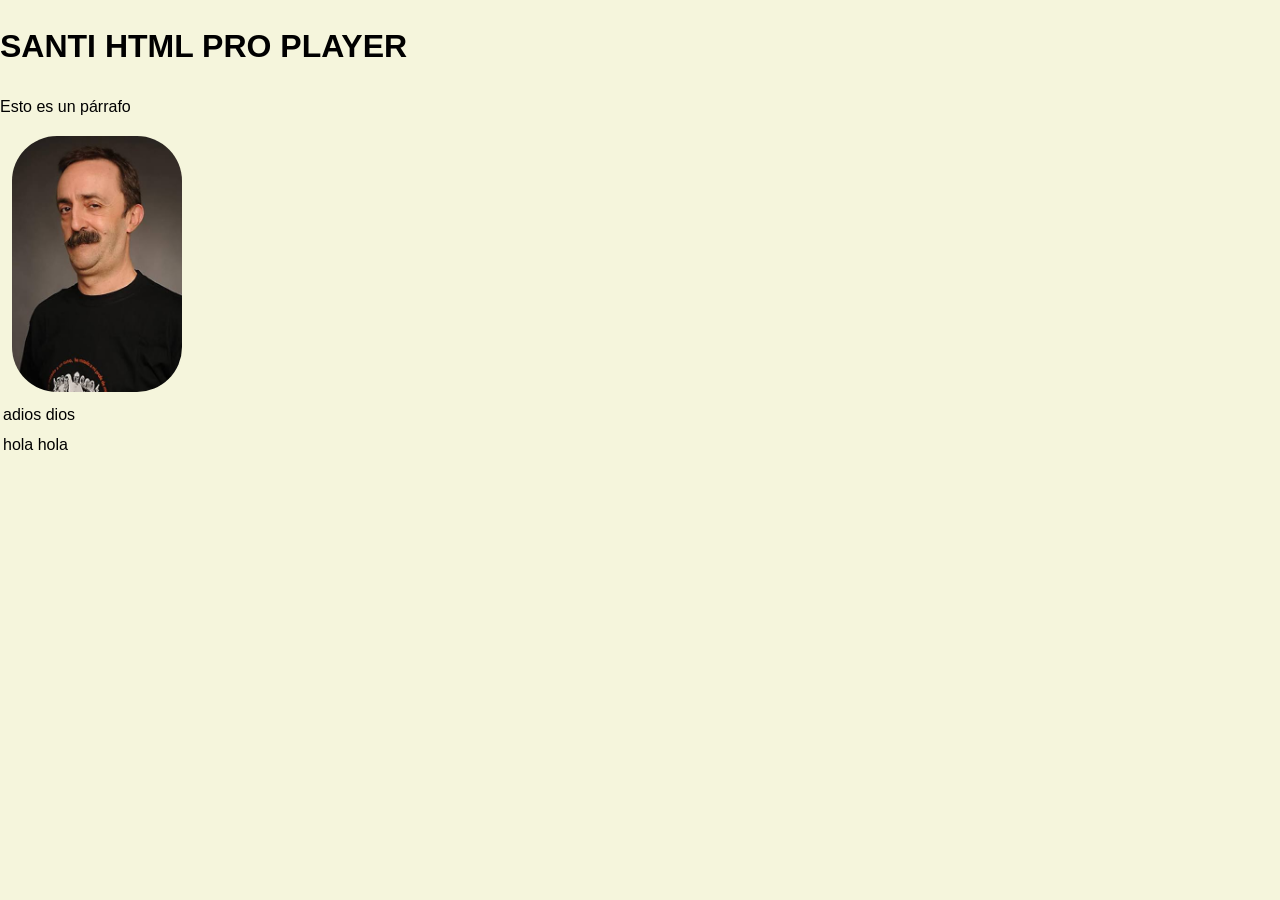
<file: lenguje_de_marca/index.html>
<!DOCTYPE html>
<html lang="es">
<head>
    <meta charset="UTF-8">
    <meta name="viewport" content="width=device-width, initial-scale=20">
    <title>Document</title>
    <link rel="stylesheet" href="main.css">
</head>
<body>
    <h1>SANTI HTML PRO PLAYER</h1>
        <p>Esto es un párrafo</p>
    
    <table style="border: 1px;">
        <tr>
            <td>adios dios</td>
        </tr>
        <tr>
            <td>hola hola</td>
        </tr>

        <img class="img1style" src="img1.jpg">
    </table>
</body>
</html>
</file>
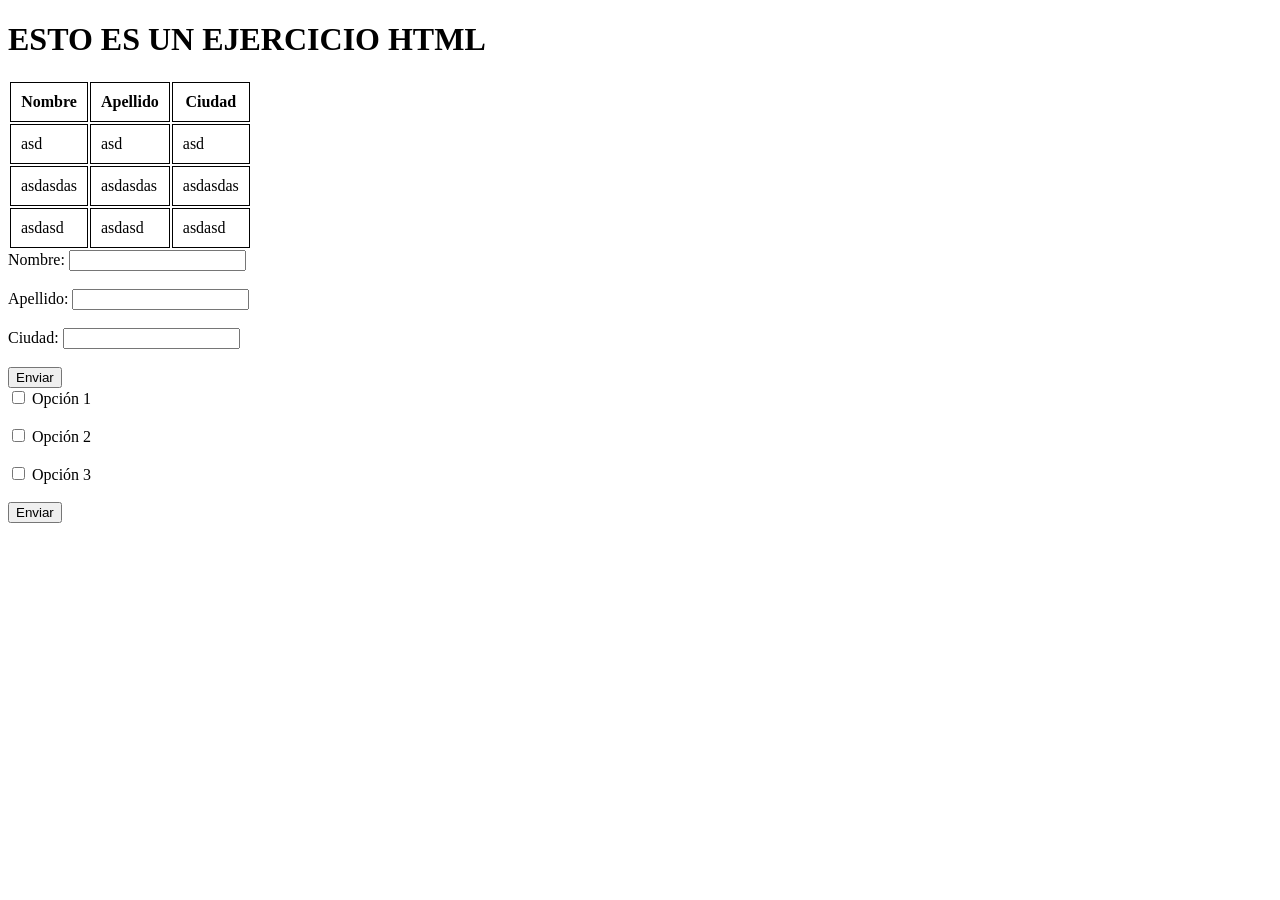
<file: tareas_clas/index.html>
<!DOCTYPE html>
<html lang="es">
<head>
  <meta charset="UTF-8">
  <title>Document title</title>
  <style>
    th, td {
      border: 1px solid;
      padding: 10px;
    }
  </style>
</head>
<body>

  <h1>ESTO ES UN EJERCICIO HTML</h1>

  <table>
    <thead>
      <tr>
        <th>Nombre</th>
        <th>Apellido</th>
        <th>Ciudad</th>
      </tr>
    </thead>
    <tbody>
      <tr>
        <td>asd</td>
        <td>asd</td>
        <td>asd</td>
      </tr>
      <tr>
        <td>asdasdas</td>
        <td>asdasdas</td>
        <td>asdasdas</td>
      </tr>
      <tr>
        <td>asdasd</td>
        <td>asdasd</td>
        <td>asdasd</td>
      </tr>
    </tbody>
  </table>

<form>
  <label for="nombre">Nombre:</label>
  <input type="text" id="nombre"><br><br>

  <label for="apellido">Apellido:</label>
  <input type="text" id="apellido"><br><br>

  <label for="ciudad">Ciudad:</label>
  <input type="text" id="ciudad"><br><br>

  <button type="submit">Enviar</button>
</form>

<form>
  <input type="checkbox" id="opcion1" name="opcion1" value="1">
  <label for="opcion1">Opción 1</label><br><br>

  <input type="checkbox" id="opcion2" name="opcion2" value="2">
  <label for="opcion2">Opción 2</label><br><br>

  <input type="checkbox" id="opcion3" name="opcion3" value="3">
  <label for="opcion3">Opción 3</label><br><br>

  <button type="submit">Enviar</button>
</form>

</body>
</html>
</file>
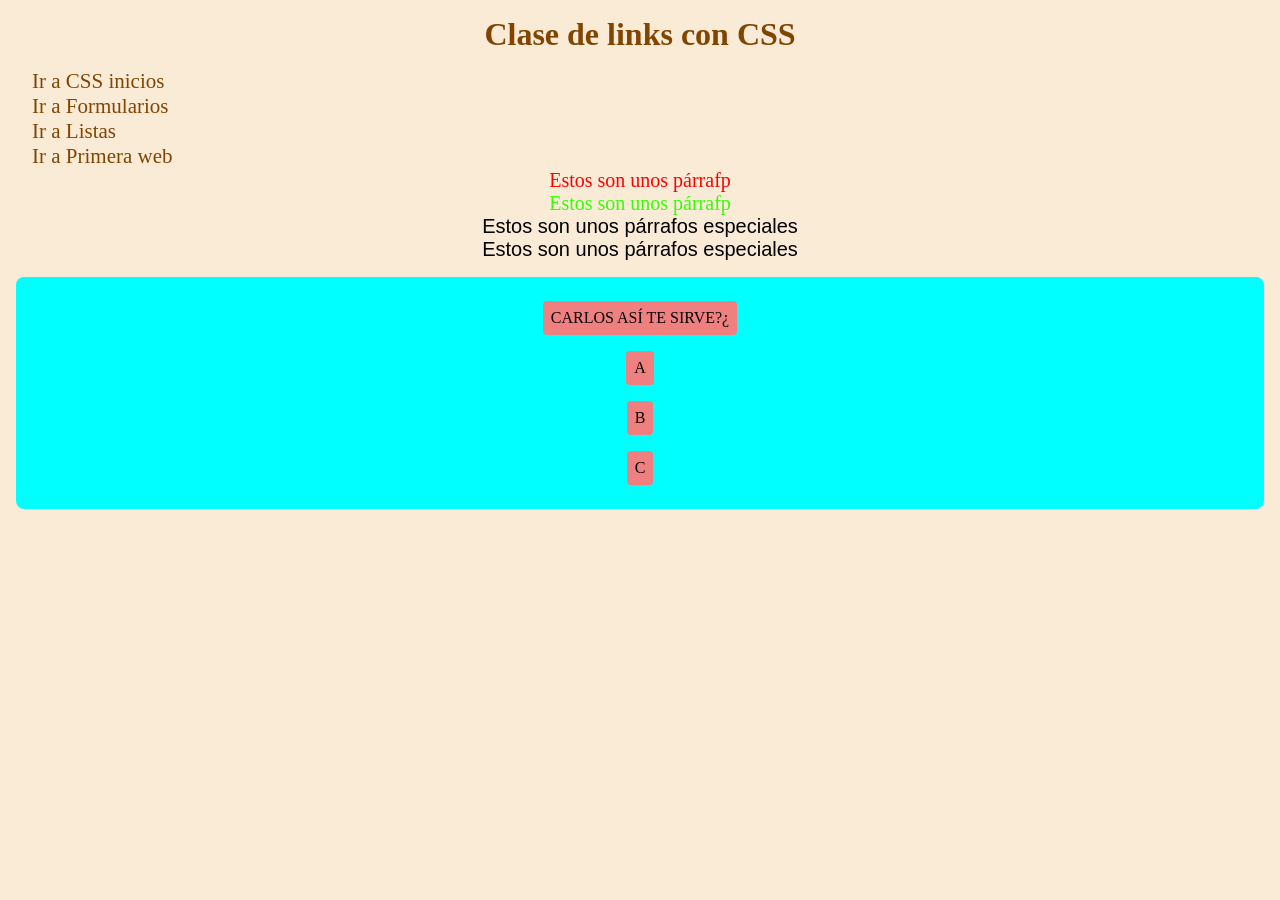
<file: tareas_clas/css_inicios/index.html>
<!DOCTYPE html>
<html lang="es">
<head>
    <meta charset="UTF-8">
    <meta name="viewport" content="width=device-width, initial-scale=1.0">
    <title>CSS inicios</title>
    <link rel="stylesheet" href="main.css">
</head>
<body>
  <h1 class="h1-inicio">Clase de links con CSS</h1>

    <a href="../css_inicios/index.html" class="href-style">Ir a CSS inicios</a><br>
    <a href="../formularios/index.html" class="href-style">Ir a Formularios</a><br>
    <a href="../listas/index.html" class="href-style">Ir a Listas</a><br>
    <a href="../primera_web/index.html" class="href-style">Ir a Primera web</a><br>

    <p class="p-mod1">Estos son unos párrafp</p>
    <p class="p-mod2">Estos son unos párrafp</p>
    <p id="parrafo-especial">Estos son unos párrafos especiales</p>
    <p id="parrafo-especial">Estos son unos párrafos especiales</p>

    <div class="padre">
      <div class="hijo">CARLOS ASÍ TE SIRVE?¿</div>
      <div class="hijo">A</div>
      <div class="hijo">B</div>
      <div class="hijo">C</div>
    </div>

</body>
</html>
</file>
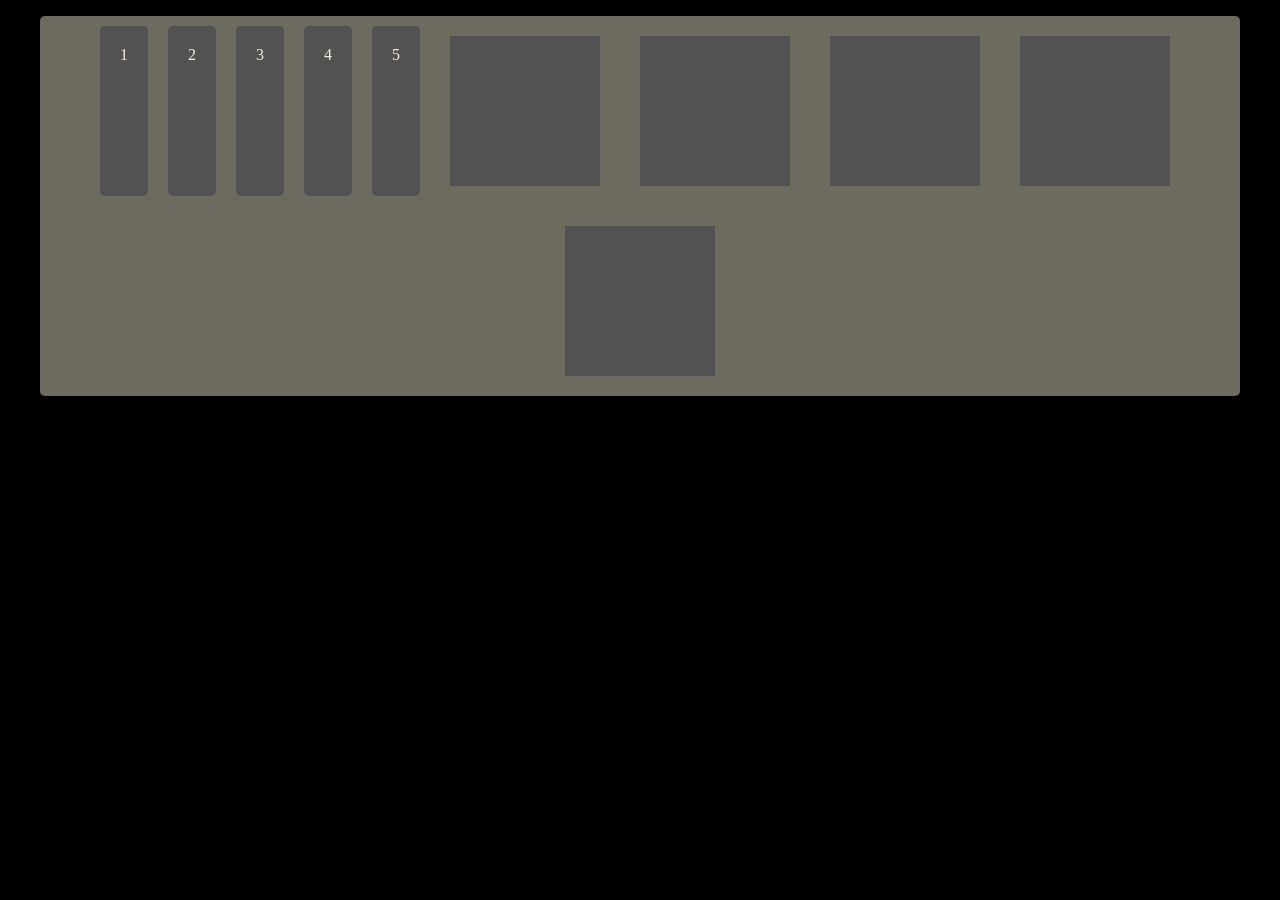
<file: tareas_clas/flexbox/index.html>
<!DOCTYPE html>
<html lang="es">
<head>
    <meta charset="UTF-8">
    <meta name="viewport" content="width=device-width, initial-scale=1.0">
    <title>Flexbox</title>
    <link rel="stylesheet" href="style.css">
</head>
<body>
  <div class="contenedor">
    <div class="bloque">1</div>
    <div class="bloque">2</div>
    <div class="bloque">3</div>
    <div class="bloque">4</div>
    <div class="bloque">5</div>

    <div class="imagen"></div>
    <div class="imagen"></div>
    <div class="imagen"></div>
    <div class="imagen"></div>
    <div class="imagen"></div>
  </div>
</body>
</html>
</file>
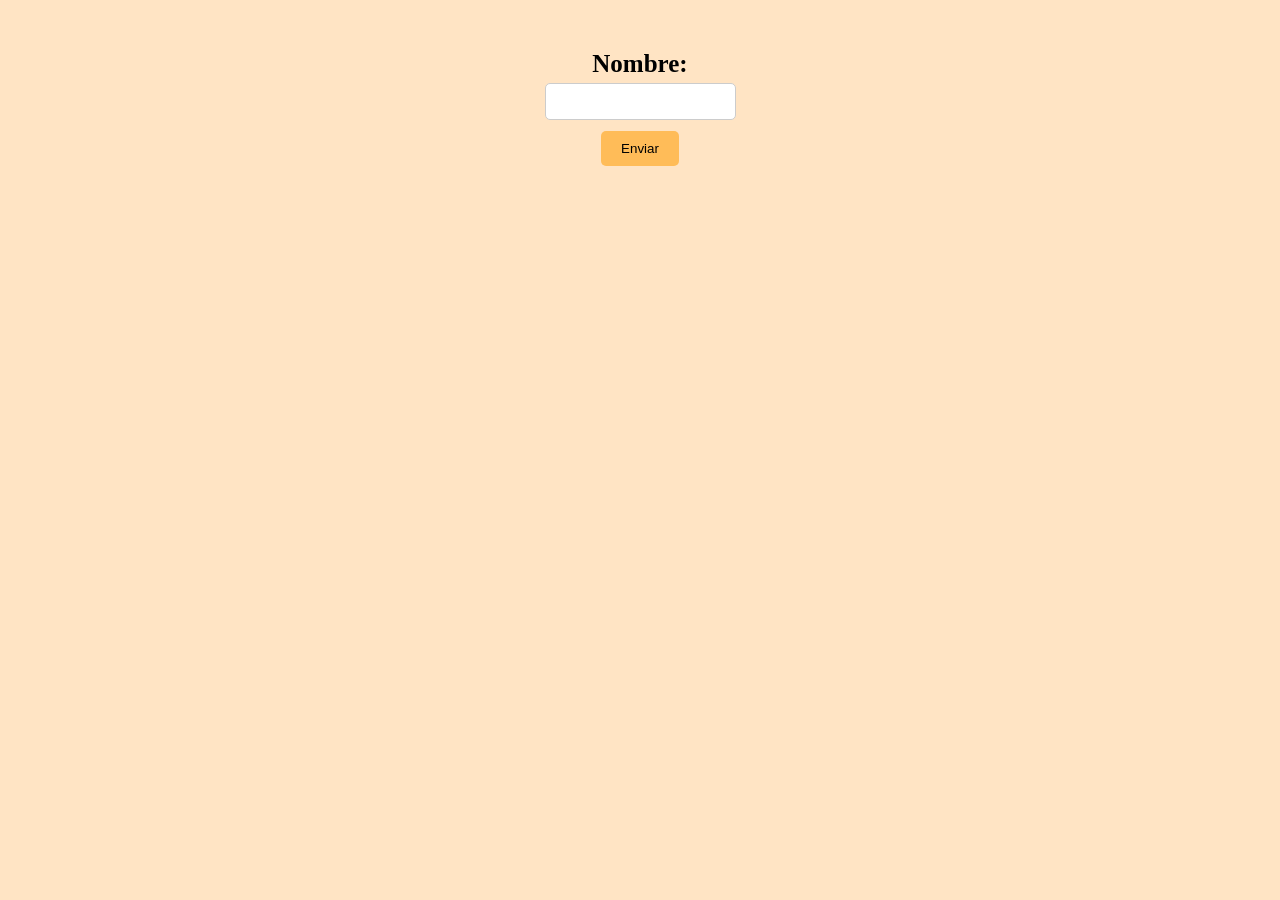
<file: tareas_clas/formularios/index.html>
<!DOCTYPE html>
<html lang="es">
  <head>
    <meta charset="UTF-8" />
    <meta name="viewport" content="width=device-width, initial-scale=1.0" />
    <link rel="stylesheet" href="main.css" />
    <title>Formulario by el Atleti!</title>
  </head>
  <body>
    <form class="form-pruebas">
      <label class="form-label" for="nombre">Nombre:</label>
      <input class="form-input" type="text" id="nombre" name="nombre" />

      <button class="form-button" type="submit">Enviar</button>
    </form>
  </body>
</html>
</file>
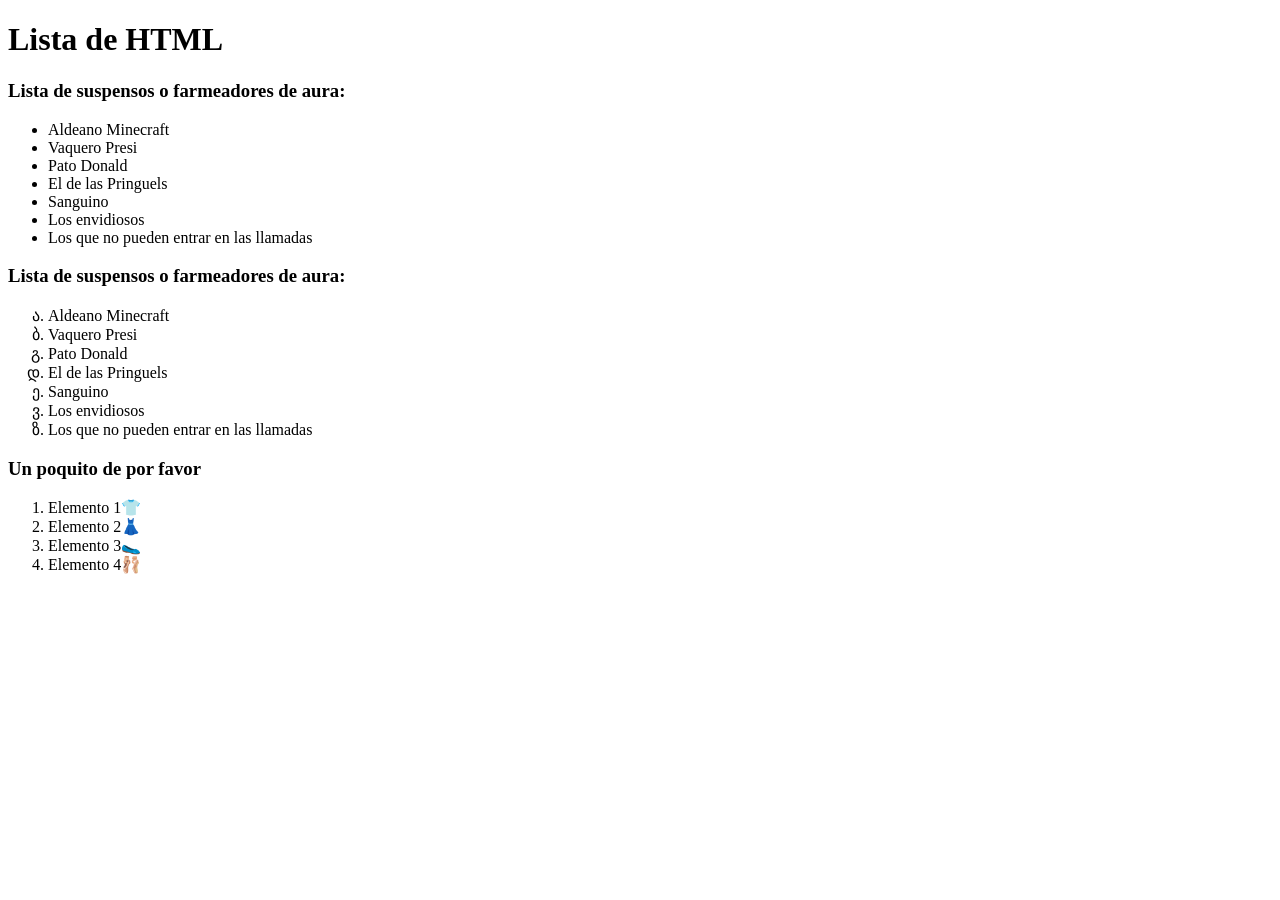
<file: tareas_clas/listas/index.html>
<!DOCTYPE html>
<html lang="es">
<head>
    <meta charset="UTF-8">
    <meta name="viewport" content="width=device-width, initial-scale=1.0">
    <title>Listas</title>
    <link rel="icon" type="image/x-icon" href="img1.jpg">
</head>
<body>

  <h1>Lista de HTML</h1>
  <h3>Lista de suspensos o farmeadores de aura:</h3>
  <ul>
    <li>Aldeano Minecraft</li>
    <li>Vaquero Presi</li>
    <li>Pato Donald</li>
    <li>El de las Pringuels</li>
    <li>Sanguino</li>
    <li>Los envidiosos</li>
    <li>Los que no pueden entrar en las llamadas</li>
  </ul>

    <h3>Lista de suspensos o farmeadores de aura:</h3>
  <ul style="list-style-type: georgian;">
    <li>Aldeano Minecraft</li>
    <li>Vaquero Presi</li>
    <li>Pato Donald</li>
    <li>El de las Pringuels</li>
    <li>Sanguino</li>
    <li>Los envidiosos</li>
    <li>Los que no pueden entrar en las llamadas</li>
  </ul>

  <h3>Un poquito de por favor</h3>

  <ol>
    <li>Elemento 1&#128085;</li>
    <li>Elemento 2&#128087;</li>
    <li>Elemento 3&#129407;</li>
    <li>Elemento 4&#129648;</li>
  </ol>

</body>
</html>
</file>
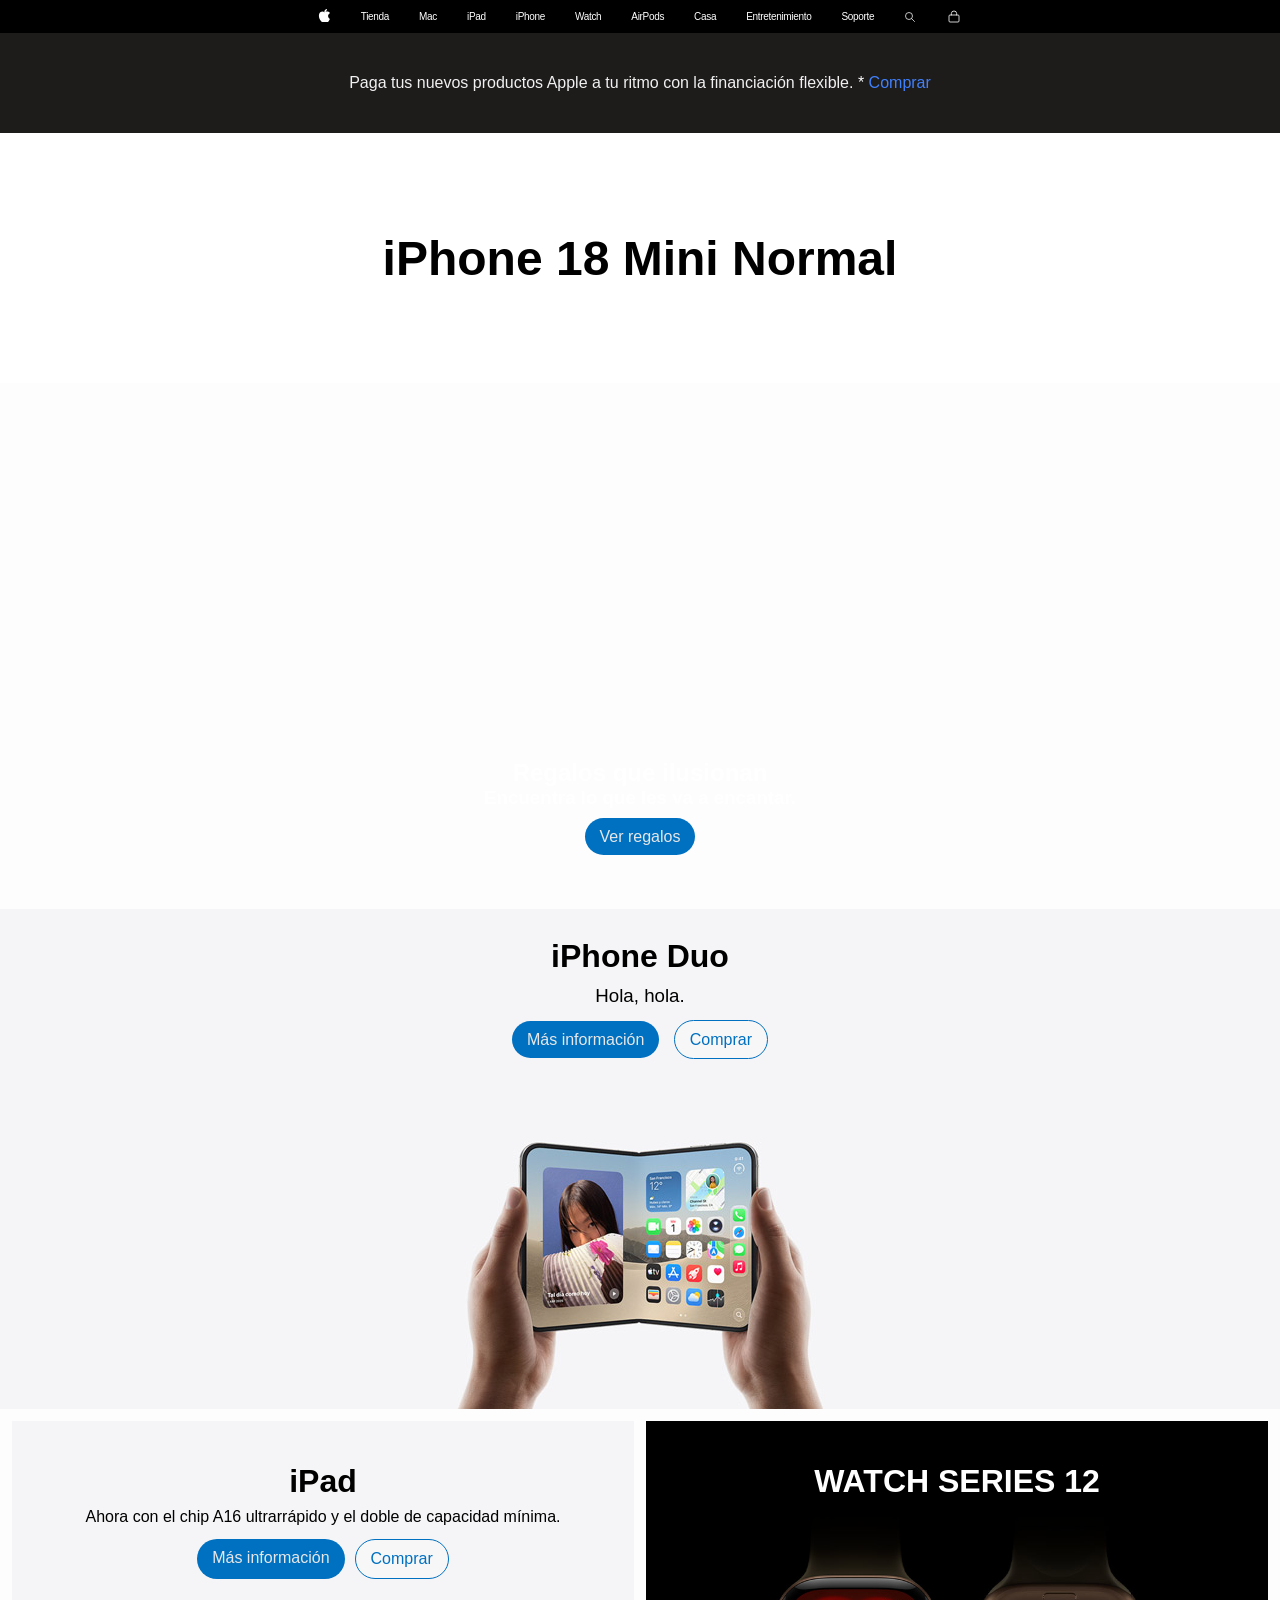
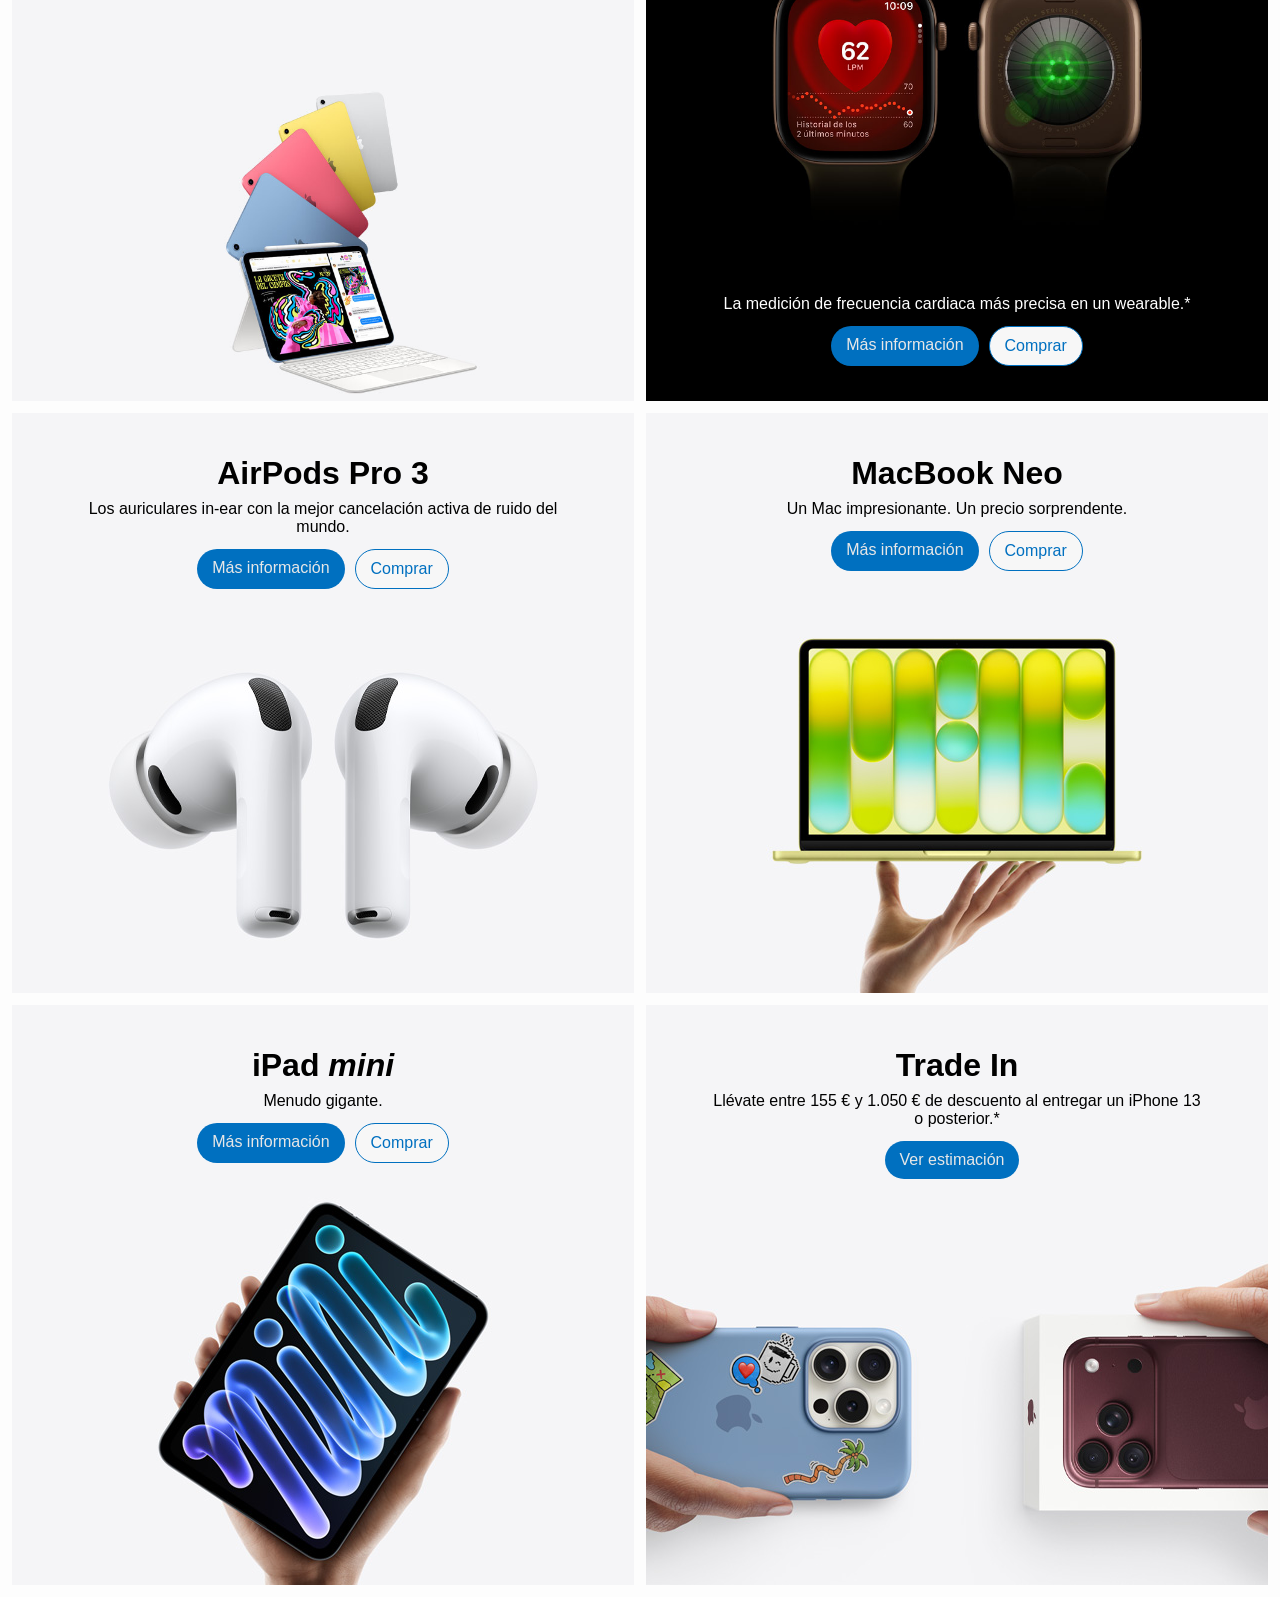
<file: tareas_clas/pagina_iphone/index.html>
<!DOCTYPE html>
<html lang="en">
  <head>
    <meta charset="UTF-8" />
    <meta name="viewport" content="width=device-width, initial-scale=1.0" />
    <title>clase layout</title>
    <link rel="stylesheet" href="style.css" />
  </head>

  <body>
    <!-- esto es una navigation bar-->
    <div class="navbar">
      <div class="item">
        <svg
          xmlns="http://www.w3.org/2000/svg"
          viewBox="0 0 814 1000"
          width="13"
          height="13"
          aria-label="Apple logo"
        >
          <path
            fill="#FFFFFF"
            d="M788.1 340.9c-5.8 4.5-108.7 63.1-107.5 196.5
                1.3 160.9 140.7 214.6 142.3 215.1-0.9 3.8-22.1 76-73 150.7
                -44.1 64.5-89.9 128.8-160.1 130.1-68.9 1.3-91-40.8-170-40.8
                -79.1 0-103.7 39.5-168.7 4.1-67.7 2.5-119.3-68-163.7-132.3
                -90.8-131.1-160.1-370.4-66.9-532.4 46.2-80.4 128.9-131.1
                218.7-132.4 64.5-1.3 125.5 43.3 170 43.3 44.5 0 128-53.6
                215.8-45.8 36.8 1.5 140.2 14.9 206.9 105.9zM546.7 135.7
                C582.9 92.4 607 32.5 600.3 0c-52.1 2.1-115.2 34.7-152.6 78
                -33.5 38.4-62.8 99.5-54.9 158 58.1 4.5 117.3-29.5 153.9-77.8z"
          />
        </svg>
      </div>
      <div class="item">Tienda</div>
      <div class="item">Mac</div>
      <div class="item">iPad</div>
      <div class="item">iPhone</div>
      <div class="item">Watch</div>
      <div class="item">AirPods</div>
      <div class="item">Casa</div>
      <div class="item">Entretenimiento</div>
      <div class="item">Soporte</div>
      <div class="item" style="margin-top: 18px">
        <svg
          xmlns="http://www.w3.org/2000/svg"
          width="12"
          height="12"
          viewBox="0 0 24 24"
          fill="none"
        >
          <circle cx="10" cy="10" r="7" stroke="#fff" stroke-width="1.5" />
          <line
            x1="15.5"
            y1="15.5"
            x2="21"
            y2="21"
            stroke="#fff"
            stroke-width="1.5"
            stroke-linecap="round"
          />
        </svg>
      </div>
      <div class="item" style="margin-top: 18px">
        <svg
          xmlns="http://www.w3.org/2000/svg"
          width="16"
          height="16"
          viewBox="0 0 24 24"
          fill="none"
        >
          <path
            d="M8 9V7a4 4 0 1 1 8 0v2"
            stroke="white"
            stroke-width="1.2"
            stroke-linecap="round"
          />
          <rect
            x="4.5"
            y="9"
            width="15"
            height="10.5"
            rx="1.5"
            stroke="white"
            stroke-width="1.2"
          />
        </svg>
      </div>
    </div>
    <!-- Esto es una sección para anunciar financiación-->
    <section class="banner-financiacion">
      <p>
        Paga tus nuevos productos Apple a tu ritmo con la financiación flexible.
        <a id="asterisco" href="www.google.es">*</a>
        <a href="www.google.es">Comprar</a>
      </p>
    </section>
    <section class="blanca">
      <h1>iPhone 18 Mini Normal</h1>
    </section>

    <section class="regalos-que-ilusionan">
      <div class="bloque">
        <h1>Regalos que ilusionan</h1>
        <h3>Encuentra lo que les va a encantar.</h3>
        <div><a class="button"> Ver regalos </a></div>
      </div>
    </section>

    <section class="duo">
      <div id="DUO" class="text-duo">
        <h1>iPhone Duo</h1>
        <h3>Hola, hola.</h3>
          <div class="buttons-duo">
            <a class="button-info" href="#DUO">Más información</a>
            <a class="button-buy" href="#DUO">Comprar</a>
          </div>
      </div>
      <img class="img-duo" src="./apple_duo_img.jpg" alt="iPhone Duo" />
    </section>

    <section class="partida">      <div class="tarjeta">
        <div class="text-tarjeta">
          <h1>iPad</h1>
          <h3>Ahora con el chip A16 ultrarrápido y el doble de capacidad mínima.</h3>
          <div class="buttons-tarjeta">
            <a href="#" class="button-info">Más información</a>
            <a href="#" class="button-buy">Comprar</a>
          </div>
        </div>
        <img src="ipad.jpg" alt="Apple iPad" class="img-tarjeta" />
      </div>
      <div class="tarjeta tarjeta-watch">
        <div class="text-tarjeta">
          <h1>WATCH SERIES 12</h1>
        </div>
        <div class="text-tarjeta-bottom">
          <h3>La medición de frecuencia cardiaca más precisa en un wearable.*</h3>
          <div class="buttons-tarjeta">
            <a href="#" class="button-info">Más información</a>
            <a href="#" class="button-buy">Comprar</a>
          </div>
        </div>
        <img src="apple_watch.jpg" alt="Apple Watch series 12" class="img-tarjeta" />
      </div>
      <div class="tarjeta">
        <div class="text-tarjeta">
          <h1>AirPods Pro 3</h1>
          <h3>Los auriculares in-ear con la mejor cancelación activa de ruido del mundo.</h3>
          <div class="buttons-tarjeta">
            <a href="#" class="button-info">Más información</a>
            <a href="#" class="button-buy">Comprar</a>
          </div>
        </div>
        <img src="airpods.jpg" alt="AirPods Pro 3" class="img-tarjeta" />
      </div>
      <div class="tarjeta">
        <div class="text-tarjeta">
          <h1>MacBook Neo</h1>
          <h3>Un Mac impresionante. Un precio sorprendente.</h3>
          <div class="buttons-tarjeta">
            <a href="#" class="button-info">Más información</a>
            <a href="#" class="button-buy">Comprar</a>
          </div>
        </div>
        <img src="macbook_neo.jpg" alt="MacBook Neo" class="img-tarjeta" />
      </div>
      <div class="tarjeta">
        <div class="text-tarjeta">
          <h1>iPad <i>mini</i></h1>
          <h3>Menudo gigante.</h3>
          <div class="buttons-tarjeta">
            <a href="#" class="button-info">Más información</a>
            <a href="#" class="button-buy">Comprar</a>
          </div>
        </div>
        <img src="ipad_mini.jpg" alt="iPad mini" class="img-tarjeta" />
      </div>
      <div class="tarjeta">
        <div class="text-tarjeta">
          <h1>Trade In</h1>
          <h3>Llévate entre 155 € y 1.050 € de descuento al entregar un iPhone 13 o posterior.*</h3>
          <div class="buttons-tarjeta">
            <a href="#" class="button-info">Ver estimación</a>
          </div>
        </div>
        <img src="trade_in.jpg" alt="Apple Trade In" class="img-tarjeta" />
      </div>
    </section>
    <section class="negra"></section>    <div class="footer"></div>
  </body>
</html>
</file>
<file: lenguje_de_marca/main.css>
:root {
  --primary-color: #0063a5;
  --secondary-color: #2ecc71;
  --font-stack: 'Helvetica Neue', sans-serif;
}

body {
    font-family: var(--font-stack);
    line-height: 1.6;
    margin: 0;
    padding: 0;
    background-color: beige;
}

.h1 {
    font-size: 24px;
    font-weight: bold;
    color: var(--primary-color);
}

.img1style {
    margin-left: 12px;
    align-items: center; 
    height: 256px; 
    border-radius: 45px;
    transition: all 0.2s ease-in-out;

}

/*.img1style:hover {
    background-color: transparent;
    border-radius: 0px;
    box-shadow: 0 0 30px rgba(0, 0, 0, 0.747);
    transition: all 0.3s ease-in-out;
}*/


.img1style:hover {
    border-radius: 15px;
    box-shadow: 0 0 30px rgba(0, 0, 0, 0.747);
}
</file>
<file: tareas_clas/css_inicios/main.css>
* {
  margin: 0;
  padding: 0;
}

body {
  margin: 0;
  padding: 0;
  box-sizing: border-box;
  background-color: antiquewhite;
}

.h1-inicio {
  text-align: center;
  color: rgb(129, 69, 0);
  margin: 1rem;
  cursor: pointer;
}

.h1-inicio:hover {
  color: rgb(0, 0, 0);
  transition: ease-in-out 0.3s;
}

.p-mod1 {
  text-align: center;
  color: rgb(255, 0, 0);
  margin: 1rem;
  cursor: crosshair;
  font-size: 20px;
  margin: 0px
}

.p-mod2 {
  text-align: center;
  color: rgb(51, 255, 0);
  margin: 1rem;
  cursor: crosshair;
  font-size: 20px;
  margin: 0px
}

.p-mod3 {
  text-align: center;
  color: rgb(47, 0, 255);
  margin: 1rem;
  cursor: crosshair;
  font-size: 20px;
  margin: 0px
}

.p-mod4 {
  text-align: center;
  color: rgb(255, 0, 212);
  margin: 1rem;
  cursor: crosshair;
  font-size: 20px;
  margin: 0px;
}

a {
  margin-left: 2rem;
  color: rgb(129, 69, 0);
  text-decoration: none;
  font-size: 21px;
}

a:hover {
  color: rgb(168, 90, 0);
  text-decoration: underline;
  font-weight: 900;
  transition: all 0.3s ease-in-out;
}

#parrafo-especial {
  text-align: center;
  color: rgb(0, 0, 0);
  margin: 1rem;
  cursor: crosshair;
  font-size: 20px;
  margin: 0px;
  font-family: 'Segoe UI', Tahoma, Geneva, Verdana, sans-serif;
}

/*Divs, paddings y margins*/
.padre {
  background-color: aqua;
  display: flex;
  flex-direction: column;
  align-items: center;
  padding: 1rem;
  margin: 1rem;
  border-radius: 8px;
}
.hijo {
  background-color: lightcoral;
  padding: 0.5rem;
  margin: 0.5rem;
  border-radius: 4px;
}
</file>
<file: tareas_clas/flexbox/style.css>
body {
  background-color: black;
  color: antiquewhite;
}

.bloque {
  display: flex;
  justify-content: center;
  max-width: 10rem;
  background-color: #525252;
  padding: 20px;
  margin: 10px;
  border-radius: 5px;
}

.contenedor {
  display: flex;
  flex-wrap: wrap;
  justify-content: center;
  min-width: 6rem;
  background-color: #6d6a5f;
  border-radius: 5px;
  margin: 1rem 2rem;
}

.imagen {
  background-color: #525252;
  background-image: url('https://picsum.photos/300');
  width: 150px;
  height: 150px;
  margin: 20px;
  background-size: cover;
  background-position: center;
  background-repeat: no-repeat;
}
</file>
<file: tareas_clas/formularios/main.css>
body {
  background-color: bisque;
}

.form-pruebas {
  display: flex;
  flex-direction: column;
  align-items: center;
  justify-content: center;
  margin-top: 50px;
}

.form-button {
  padding: 10px 20px;
  background-color: #ffbc58;
  color: #000;
  border: none;
  border-radius: 5px;
  cursor: pointer;
  margin-top: 0.7rem;
}

.form-label {
  font-size: 25px;
  font-weight: bold;
  margin-bottom: 5px;
}

.form-input {
  padding: 10px;
  border: 1px solid #ccc;
  border-radius: 5px;
}

/*hoovers*/
.form-input:hover {
  border-color: #7d00a3;
  transition: border-color 1s ease-in-out;
}

.form-label:hover {
  color: #7d00a3;
  transition: color 1s ease-in-out;
}

.form-button:hover {
  background-color: #7d00a3;
  color: #fff;
  transition: background-color 1s ease-in-out, color 1s ease-in-out;
}
</file>
<file: tareas_clas/pagina_iphone/style.css>
:root {
  --azul: rgb(0, 112, 192);
  --blanco: white;
  --negro: black;
  --gris-claro: rgb(231, 231, 231);
}

body {
  background-color: rgba(252, 252, 252, 0.555);
  margin: 0px;
  font-family: -apple-system, BlinkMacSystemFont, "SF Pro Display",
    "SF Pro Text", "Helvetica Neue", Arial, sans-serif;
  -webkit-font-smoothing: antialiased;
  -moz-osx-font-smoothing: grayscale;
}

.navbar {
  background-color: var(--negro);
  color: var(--blanco);
  height: 33px;
  display: flex;
  align-items: center;
  justify-content: center;
  letter-spacing: -0.02em;
}

.navbar .item {
  margin: 15px;
  font-family: "SF Pro Text", -apple-system, BlinkMacSystemFont,
    "Helvetica Neue", Arial, sans-serif;
  font-size: x-small;
  font-weight: 200;
}

section {
  display: flex;
  align-items: center;
  justify-content: center;
}

section.blanca {
  background-color: var(--blanco);
  height: 250px;
  text-align: center;
  font-size: xx-large;
}

section.negra {
  background-color: var(--negro);
  color: var(--blanco);
}

section.banner-financiacion {
  background-color: #1e1b1b;
  color: rgb(241, 241, 241);
  height: 100px;
  text-align: center;
  font-size: smmall;
  font-weight: 400;
}

section.regalos-que-ilusionan {
  background-image: url("https://www.apple.com/v/homepage/images/holiday-2026/a/hero_holiday_2026_pink__bc2rstir59lu_large.jpg");
  display: flex;
  flex-direction: column;
  justify-content: flex-end;
  height: 500px;
  background-size: cover;
  background-position-x: -715px;
  margin: 0.8rem 0 0.8rem 0;
}

.bloque {
  display: flex;
  flex-direction: column;
  justify-content: center;
  text-align: center;
  margin: 30px 30px 50px 30px;
  color: var(--blanco);
  h1 {
    margin-bottom: 0px;
  }
  h3 {
    margin-top: 0px;
  }
}

a.button {
  background-color: var(--azul);
  border-style: none;
  padding: 10px 15px;
  color: var(--gris-claro);
  border-radius: 20px;
}

a.button:hover {
  text-decoration: none;
  background-color: rgb(17, 156, 255);
}

h1,
h2,
h3 {
  font-family: "SF Pro Display", -apple-system, BlinkMacSystemFont,
    "Helvetica Neue", Arial, sans-serif;
}

p,
a,
.footer {
  font-family: "SF Pro Text", -apple-system, BlinkMacSystemFont,
    "Helvetica Neue", Arial, sans-serif;
}

a {
  color: rgb(64, 129, 252);
  text-decoration: none;
}

#asterisco {
  color: var(--blanco);
  text-decoration: none;
  transition: all 0.15s ease;
}

#asterisco:hover {
  color: rgb(7, 110, 194);
}

/* Apartado de iPhone Duo */
.duo {
  position: relative;
  display: flex;
  flex-direction: column;
  align-items: center;
  justify-content: flex-start;
  background-color: #f5f5f7;
  text-align: center;
}

.duo .text-duo {
  position: absolute;
  top: 20px;
}

.duo h1 {
  font-size: 2rem;
  font-weight: bold;
  margin: 0.6rem 0;
}

.duo h3 {
  margin-top: 0.4rem;
  font-weight: 400;
  margin-bottom: 1.5rem;
}

.button-info {
  background-color: var(--azul);
  padding: 10px 15px;
  color: var(--gris-claro);
  border-radius: 20px;
  margin-right: 10px;
}

.button-buy {
  background-color: rgb(247, 247, 247);
  padding: 10px 15px;
  color: var(--azul);
  border-radius: 20px;
  border: 1px solid var(--azul);
}

.buttons-duo {
  margin-top: 0.8rem;
}

/* Cuadrícula de 6 productos estilo Apple */
.partida {
  display: grid;
  grid-template-columns: 1fr 1fr;
  gap: 12px;
  padding: 12px;
  box-sizing: border-box;
}

.tarjeta {
  position: relative;
  display: flex;
  flex-direction: column;
  align-items: center;
  justify-content: flex-start;
  text-align: center;
  background-color: #f5f5f7;
  overflow: hidden;
  height: 580px;
}

.tarjeta .text-tarjeta {
  position: absolute;
  top: 6%;
  left: 0;
  right: 0;
  display: flex;
  flex-direction: column;
  align-items: center;
  z-index: 1;
}

.tarjeta h1 {
  font-size: 2rem;
  font-weight: 600;
  margin: 0.5rem 0 0.3rem 0;
}

.tarjeta h3 {
  font-size: 1rem;
  font-weight: 400;
  margin: 0.2rem 0 0.8rem 0;
  max-width: 80%;
}

.img-tarjeta {
  width: 100%;
  height: 100%;
  object-fit: cover;
  display: block;
}

.buttons-tarjeta {
  display: flex;
  justify-content: center;
}

/* Tarjeta oscura Watch */
.tarjeta-watch {
  background-color: black;
  color: var(--blanco);
}

.tarjeta-watch .text-tarjeta-bottom {
  position: absolute;
  bottom: 6%;
  left: 0;
  right: 0;
  display: flex;
  flex-direction: column;
  align-items: center;
  z-index: 1;
}
</file>
